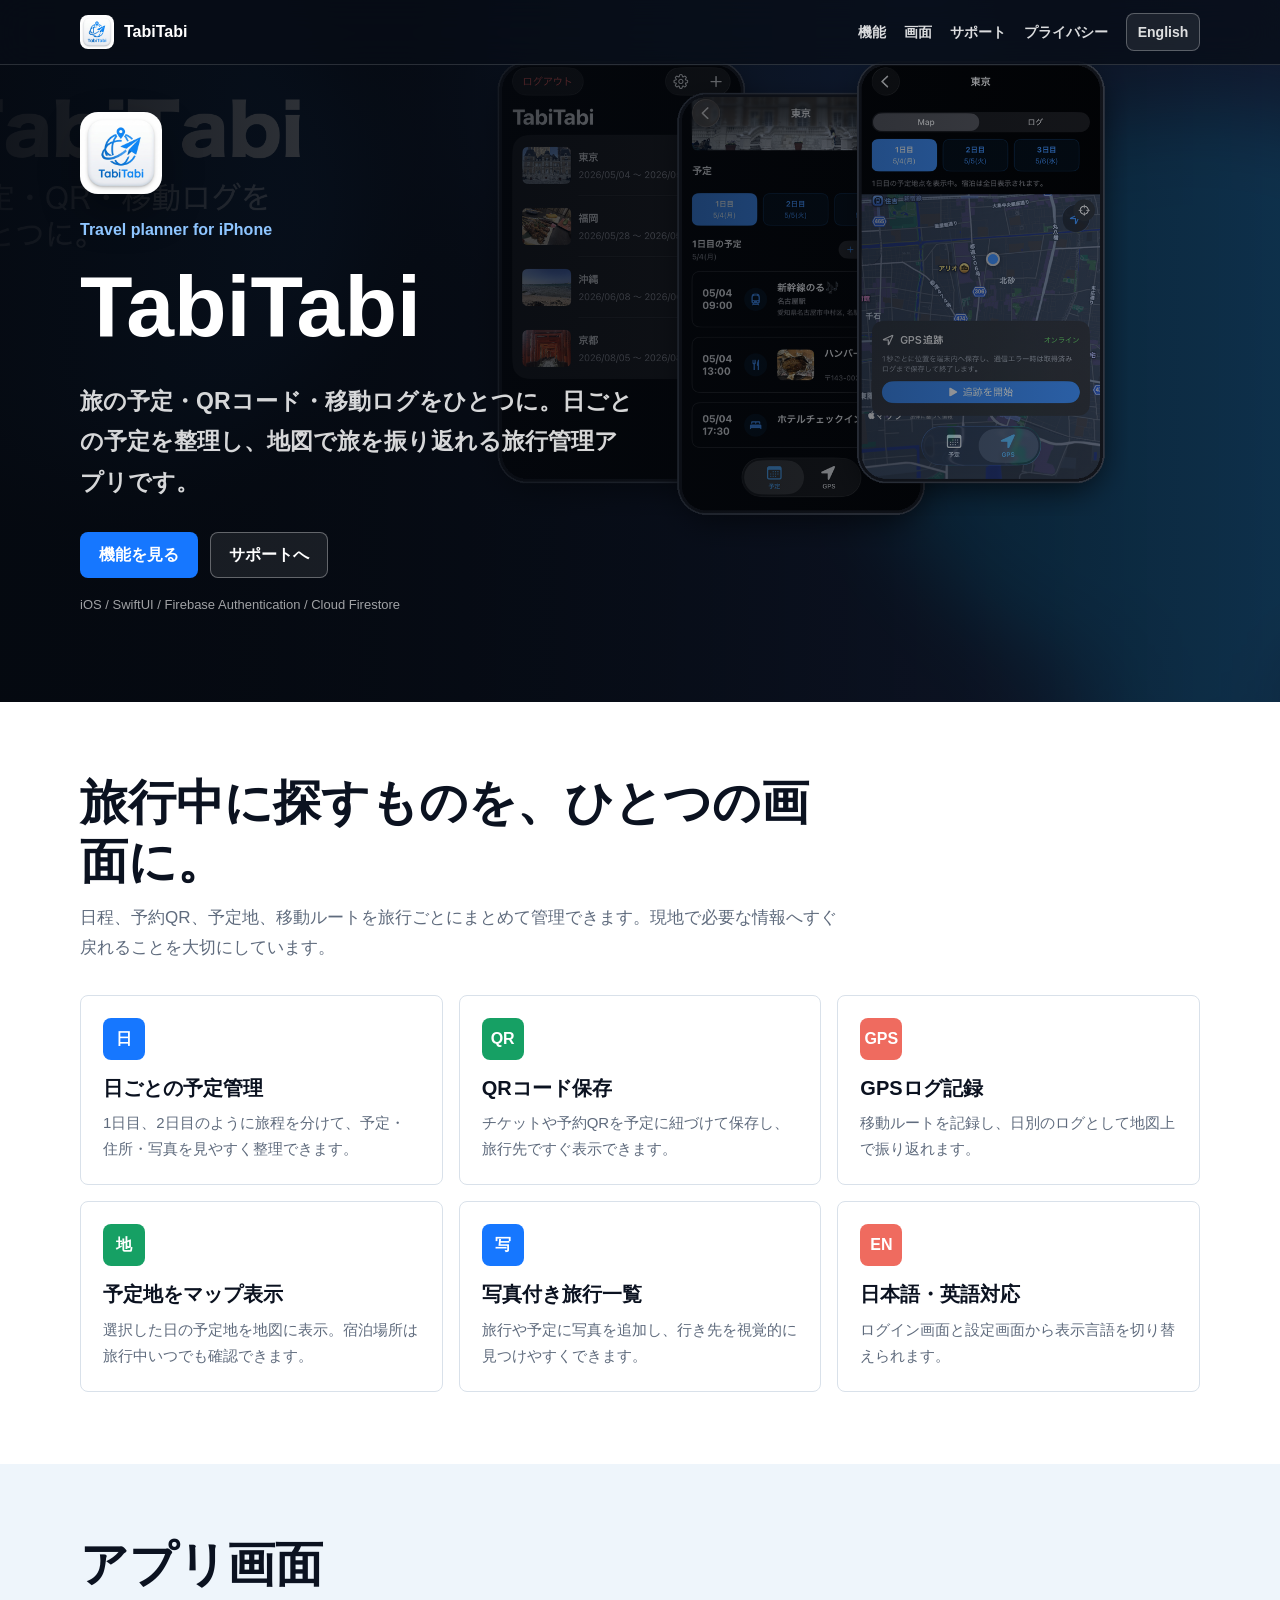
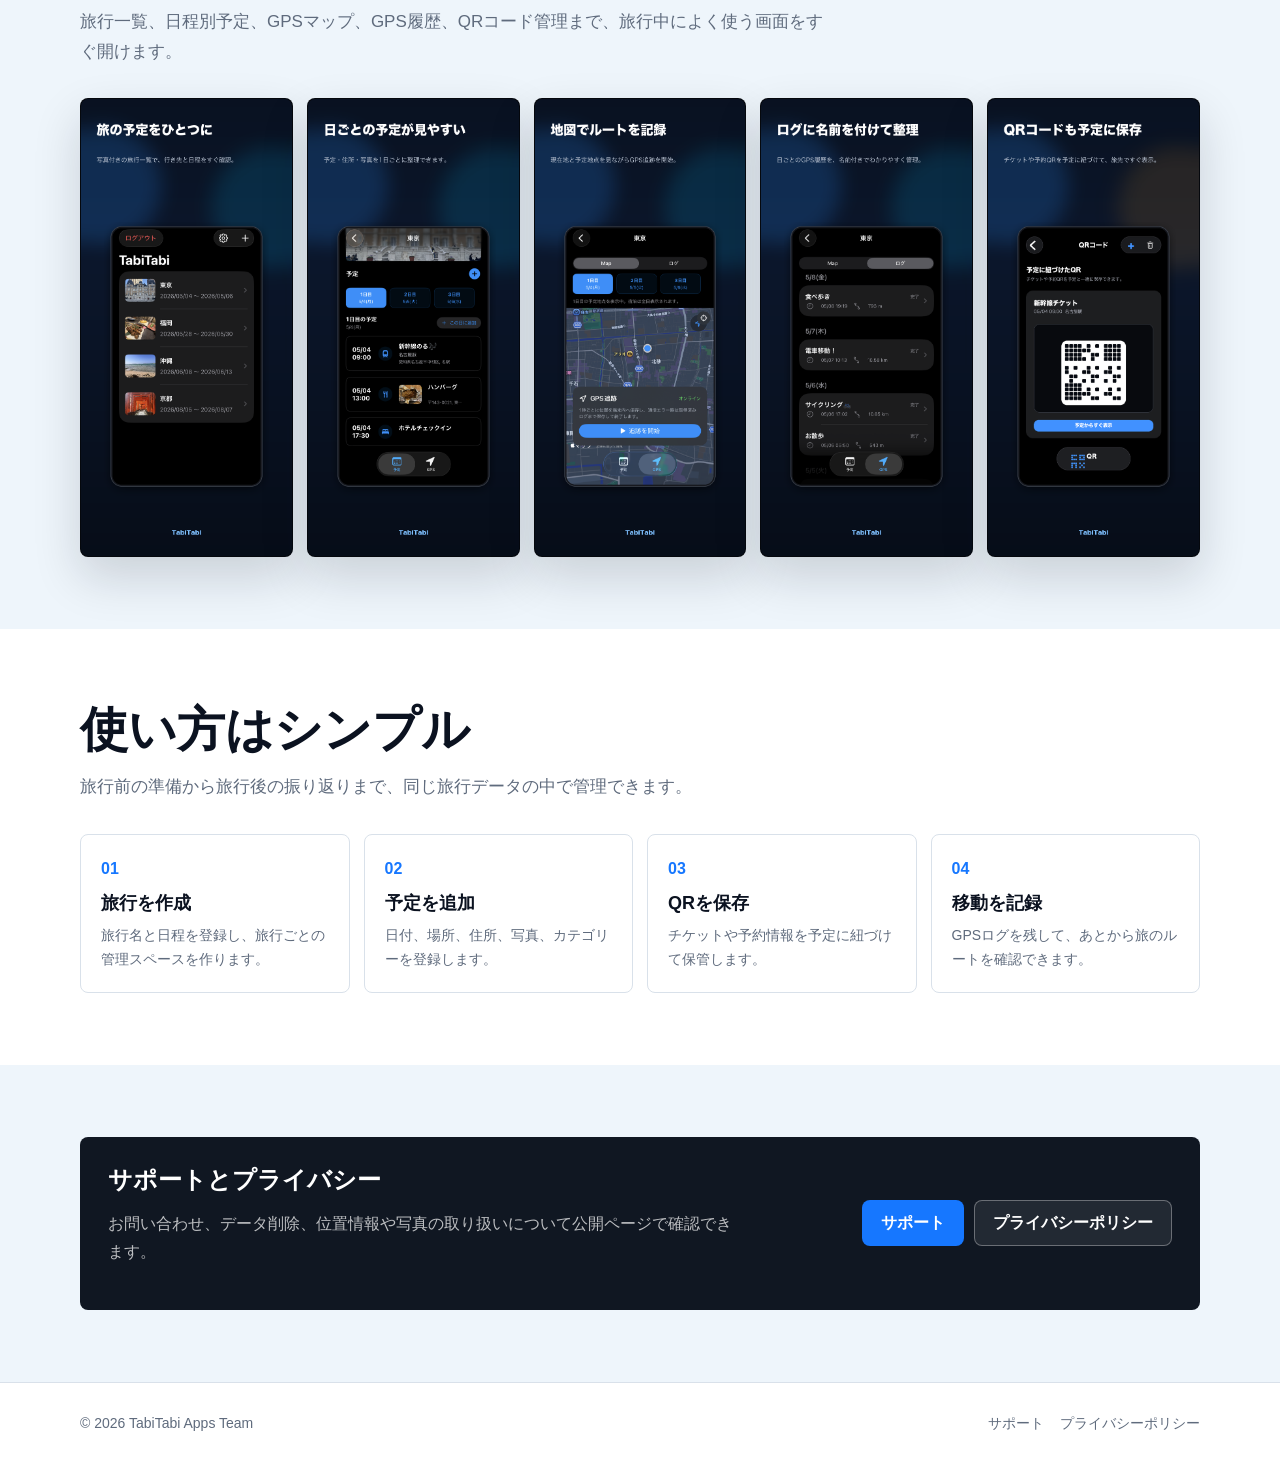
<file: index.html>
<!doctype html>
<html lang="ja">
<head>
  <meta charset="utf-8">
  <meta name="viewport" content="width=device-width, initial-scale=1">
  <meta name="description" content="TabiTabiは、旅行の予定、QRコード、写真、GPS移動ログをまとめて管理できるiOSアプリです。">
  <meta name="robots" content="noindex, nofollow">
  <title>TabiTabi | 旅の予定・QR・移動ログをひとつに</title>
  <link rel="stylesheet" href="./styles.css">
</head>
<body>
  <header class="site-header">
    <nav class="nav" aria-label="メインナビゲーション">
      <a class="brand" href="./index.html">
        <img src="./assets/aicon1.png" alt="TabiTabi">
        <span>TabiTabi</span>
      </a>
      <div class="nav-links">
        <a href="#features">機能</a>
        <a href="#screens">画面</a>
        <a href="./support.html">サポート</a>
        <a href="./privacy-policy.html">プライバシー</a>
        <a class="language-switch" href="./index-en.html" lang="en">English</a>
      </div>
    </nav>
  </header>

  <main>
    <section class="hero">
      <div class="hero-inner">
        <div class="hero-copy">
          <img class="app-icon" src="./assets/aicon1.png" alt="TabiTabiアプリアイコン">
          <p class="eyebrow">Travel planner for iPhone</p>
          <h1>TabiTabi</h1>
          <p class="hero-lead">旅の予定・QRコード・移動ログをひとつに。日ごとの予定を整理し、地図で旅を振り返れる旅行管理アプリです。</p>
          <div class="hero-actions">
            <a class="button primary" href="#features">機能を見る</a>
            <a class="button secondary" href="./support.html">サポートへ</a>
          </div>
          <p class="hero-note">iOS / SwiftUI / Firebase Authentication / Cloud Firestore</p>
        </div>
      </div>
    </section>

    <section id="features" class="section white">
      <div class="section-inner">
        <div class="section-title">
          <h2>旅行中に探すものを、ひとつの画面に。</h2>
          <p>日程、予約QR、予定地、移動ルートを旅行ごとにまとめて管理できます。現地で必要な情報へすぐ戻れることを大切にしています。</p>
        </div>
        <div class="feature-grid">
          <article class="feature">
            <div class="feature-icon">日</div>
            <h3>日ごとの予定管理</h3>
            <p>1日目、2日目のように旅程を分けて、予定・住所・写真を見やすく整理できます。</p>
          </article>
          <article class="feature">
            <div class="feature-icon">QR</div>
            <h3>QRコード保存</h3>
            <p>チケットや予約QRを予定に紐づけて保存し、旅行先ですぐ表示できます。</p>
          </article>
          <article class="feature">
            <div class="feature-icon">GPS</div>
            <h3>GPSログ記録</h3>
            <p>移動ルートを記録し、日別のログとして地図上で振り返れます。</p>
          </article>
          <article class="feature">
            <div class="feature-icon">地</div>
            <h3>予定地をマップ表示</h3>
            <p>選択した日の予定地を地図に表示。宿泊場所は旅行中いつでも確認できます。</p>
          </article>
          <article class="feature">
            <div class="feature-icon">写</div>
            <h3>写真付き旅行一覧</h3>
            <p>旅行や予定に写真を追加し、行き先を視覚的に見つけやすくできます。</p>
          </article>
          <article class="feature">
            <div class="feature-icon">EN</div>
            <h3>日本語・英語対応</h3>
            <p>ログイン画面と設定画面から表示言語を切り替えられます。</p>
          </article>
        </div>
      </div>
    </section>

    <section id="screens" class="section soft">
      <div class="section-inner">
        <div class="section-title">
          <h2>アプリ画面</h2>
          <p>旅行一覧、日程別予定、GPSマップ、GPS履歴、QRコード管理まで、旅行中によく使う画面をすぐ開けます。</p>
        </div>
        <div class="screens" aria-label="TabiTabiのスクリーンショット">
          <figure class="screen"><img src="./assets/01_trip_list.png" alt="旅行一覧画面"></figure>
          <figure class="screen"><img src="./assets/02_schedule.png" alt="日ごとの予定画面"></figure>
          <figure class="screen"><img src="./assets/03_gps_map.png" alt="GPSマップ画面"></figure>
          <figure class="screen"><img src="./assets/05_gps_logs.png" alt="GPS履歴画面"></figure>
          <figure class="screen"><img src="./assets/06_qr.png" alt="QRコード画面"></figure>
        </div>
      </div>
    </section>

    <section class="section white">
      <div class="section-inner">
        <div class="section-title">
          <h2>使い方はシンプル</h2>
          <p>旅行前の準備から旅行後の振り返りまで、同じ旅行データの中で管理できます。</p>
        </div>
        <div class="flow">
          <article class="step">
            <h3>旅行を作成</h3>
            <p>旅行名と日程を登録し、旅行ごとの管理スペースを作ります。</p>
          </article>
          <article class="step">
            <h3>予定を追加</h3>
            <p>日付、場所、住所、写真、カテゴリーを登録します。</p>
          </article>
          <article class="step">
            <h3>QRを保存</h3>
            <p>チケットや予約情報を予定に紐づけて保管します。</p>
          </article>
          <article class="step">
            <h3>移動を記録</h3>
            <p>GPSログを残して、あとから旅のルートを確認できます。</p>
          </article>
        </div>
      </div>
    </section>

    <section class="section soft">
      <div class="section-inner">
        <div class="support-band">
          <div>
            <h2>サポートとプライバシー</h2>
            <p>お問い合わせ、データ削除、位置情報や写真の取り扱いについて公開ページで確認できます。</p>
          </div>
          <div class="support-links">
            <a class="button primary" href="./support.html">サポート</a>
            <a class="button secondary" href="./privacy-policy.html">プライバシーポリシー</a>
          </div>
        </div>
      </div>
    </section>
  </main>

  <footer class="footer">
    <div class="footer-inner">
      <span>© 2026 TabiTabi Apps Team</span>
      <div class="footer-links">
        <a href="./support.html">サポート</a>
        <a href="./privacy-policy.html">プライバシーポリシー</a>
      </div>
    </div>
  </footer>
</body>
</html>
</file>
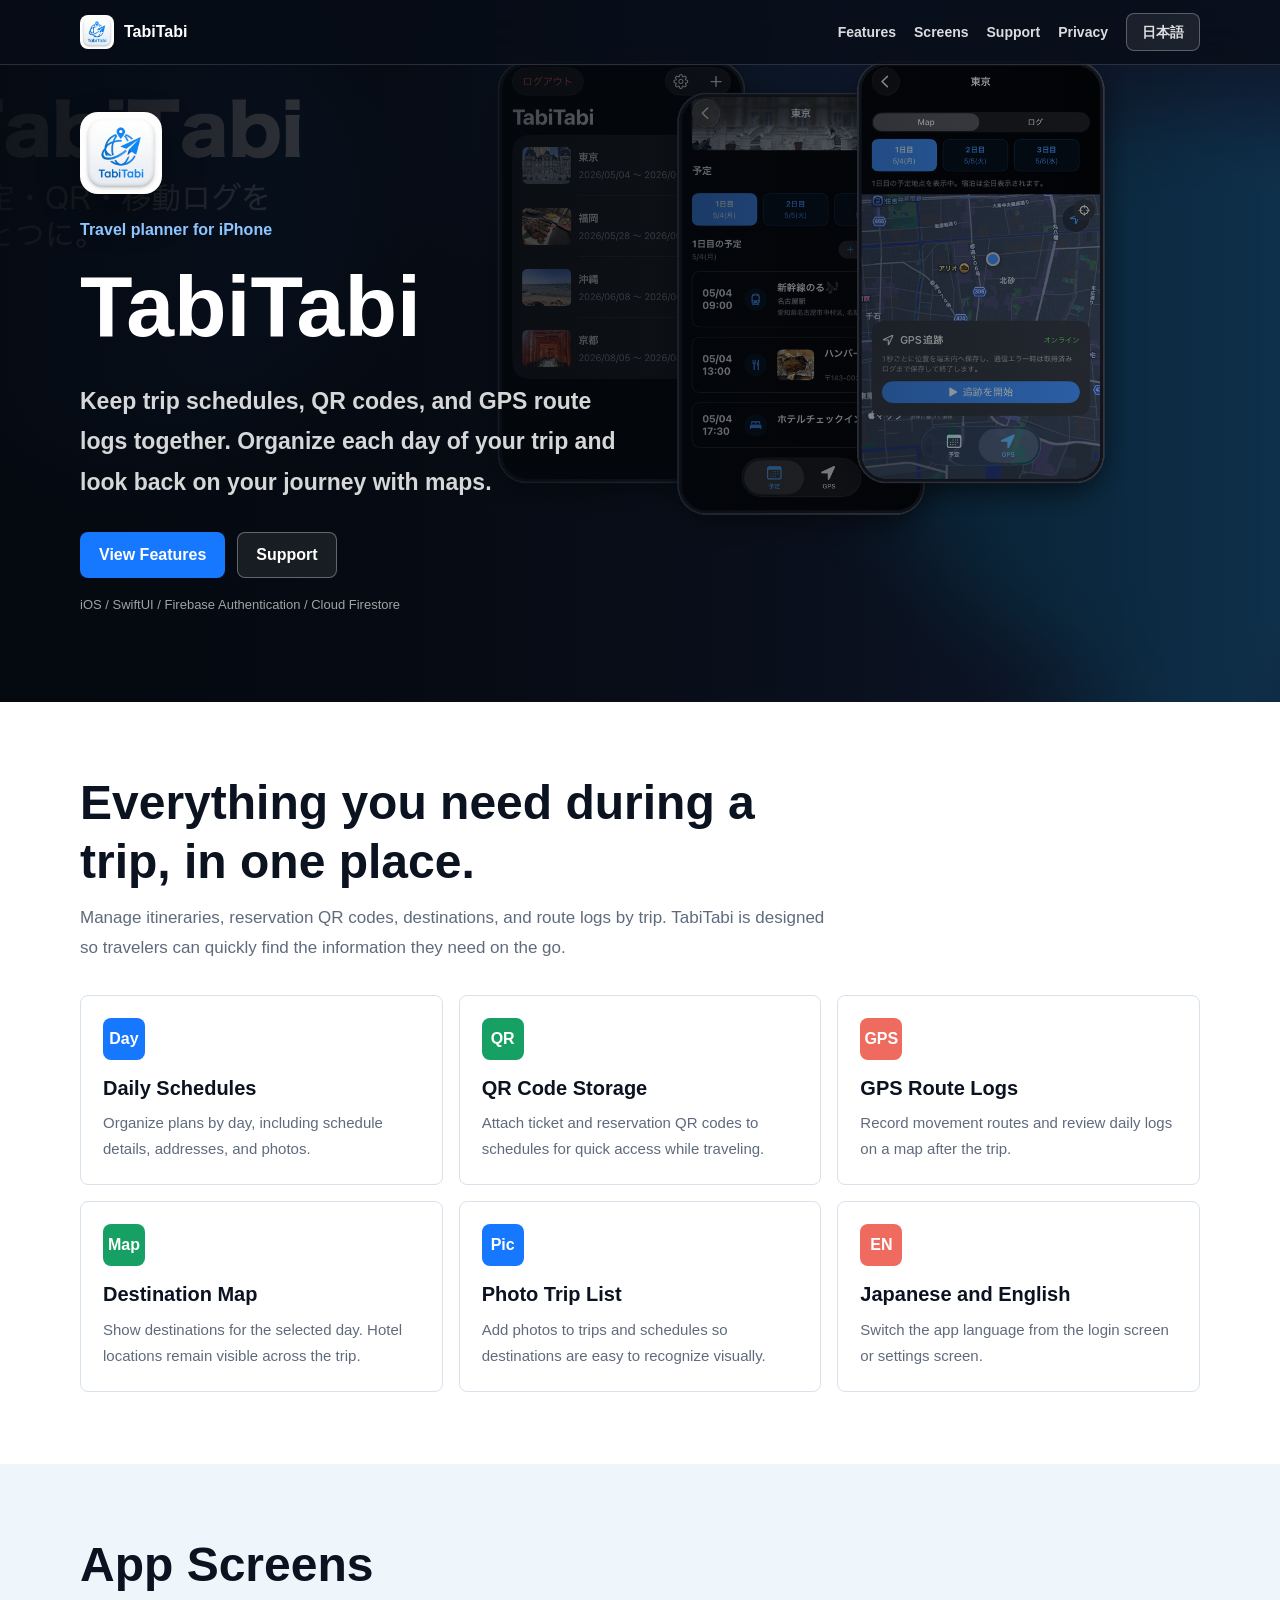
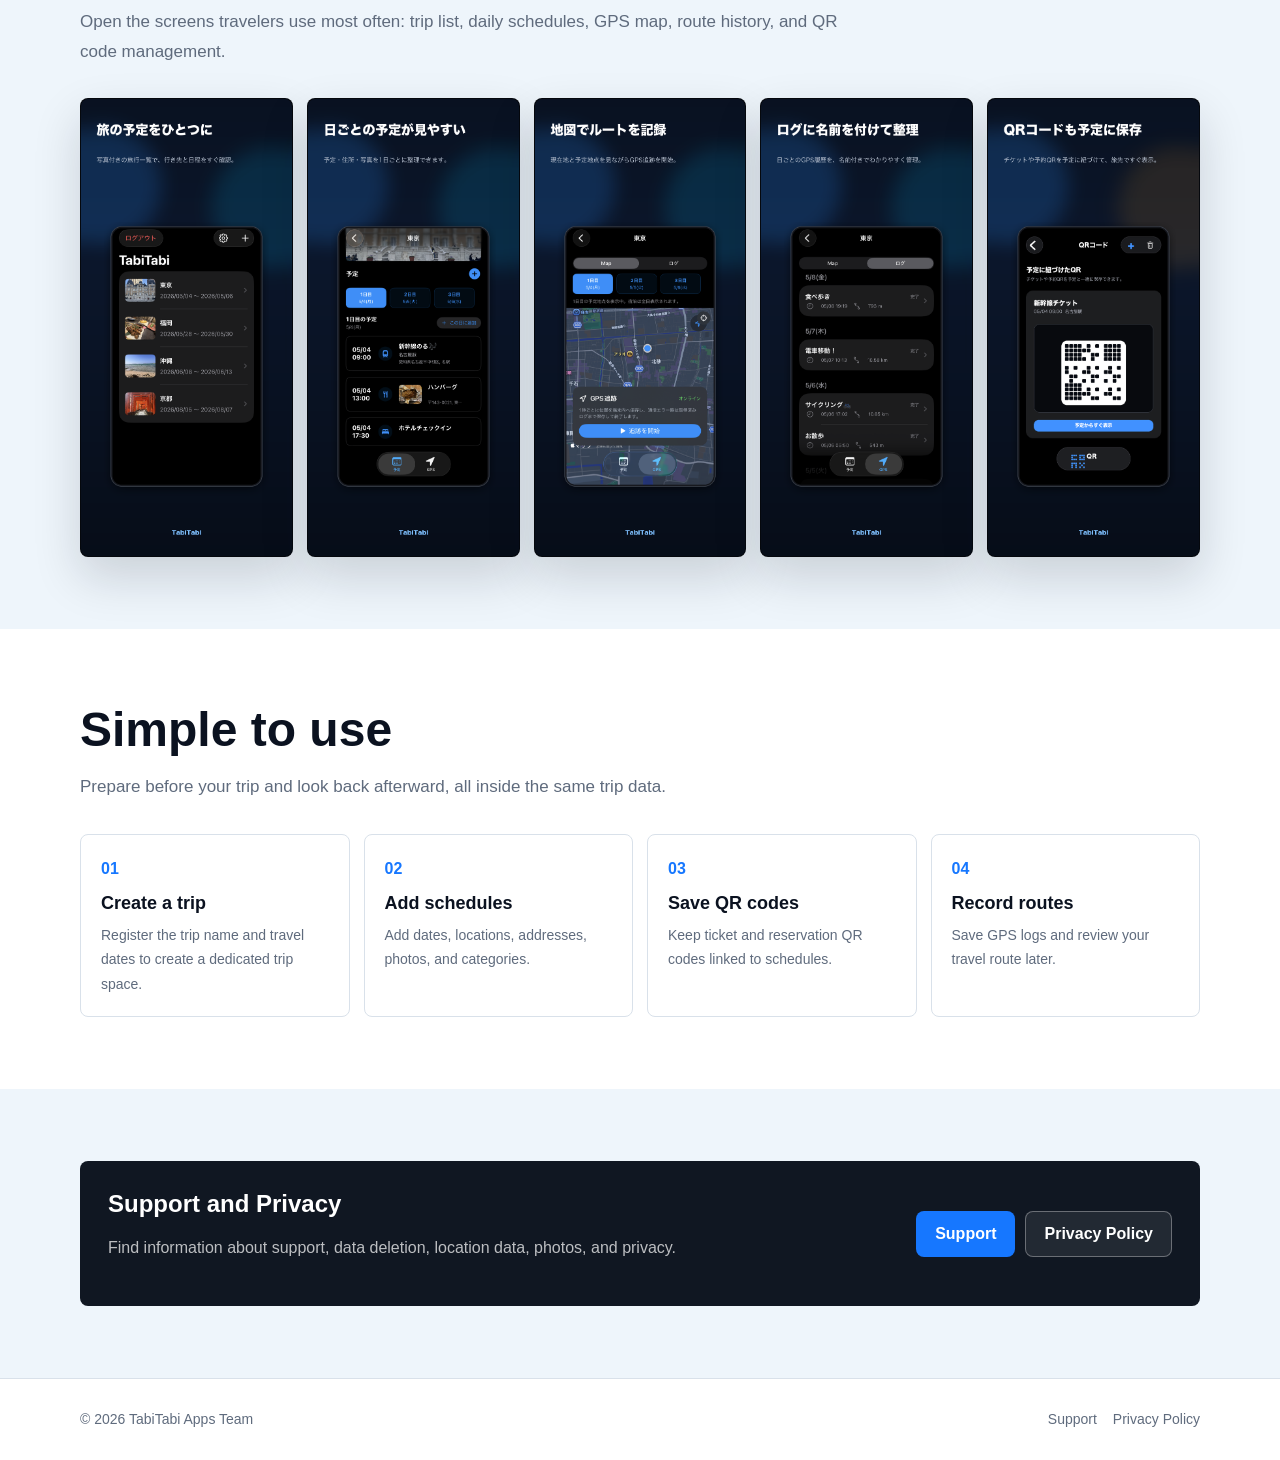
<file: index-en.html>
<!doctype html>
<html lang="en">
<head>
  <meta charset="utf-8">
  <meta name="viewport" content="width=device-width, initial-scale=1">
  <meta name="description" content="TabiTabi is an iOS travel planner that keeps trip schedules, QR codes, photos, and GPS route logs in one place.">
  <meta name="robots" content="noindex, nofollow">
  <title>TabiTabi | Schedules, QR codes, and route logs in one place</title>
  <link rel="stylesheet" href="./styles.css">
</head>
<body>
  <header class="site-header">
    <nav class="nav" aria-label="Main navigation">
      <a class="brand" href="./index-en.html">
        <img src="./assets/aicon1.png" alt="TabiTabi">
        <span>TabiTabi</span>
      </a>
      <div class="nav-links">
        <a href="#features">Features</a>
        <a href="#screens">Screens</a>
        <a href="./support-en.html">Support</a>
        <a href="./privacy-policy-en.html">Privacy</a>
        <a class="language-switch" href="./index.html" lang="ja">日本語</a>
      </div>
    </nav>
  </header>

  <main>
    <section class="hero">
      <div class="hero-inner">
        <div class="hero-copy">
          <img class="app-icon" src="./assets/aicon1.png" alt="TabiTabi app icon">
          <p class="eyebrow">Travel planner for iPhone</p>
          <h1>TabiTabi</h1>
          <p class="hero-lead">Keep trip schedules, QR codes, and GPS route logs together. Organize each day of your trip and look back on your journey with maps.</p>
          <div class="hero-actions">
            <a class="button primary" href="#features">View Features</a>
            <a class="button secondary" href="./support-en.html">Support</a>
          </div>
          <p class="hero-note">iOS / SwiftUI / Firebase Authentication / Cloud Firestore</p>
        </div>
      </div>
    </section>

    <section id="features" class="section white">
      <div class="section-inner">
        <div class="section-title">
          <h2>Everything you need during a trip, in one place.</h2>
          <p>Manage itineraries, reservation QR codes, destinations, and route logs by trip. TabiTabi is designed so travelers can quickly find the information they need on the go.</p>
        </div>
        <div class="feature-grid">
          <article class="feature">
            <div class="feature-icon">Day</div>
            <h3>Daily Schedules</h3>
            <p>Organize plans by day, including schedule details, addresses, and photos.</p>
          </article>
          <article class="feature">
            <div class="feature-icon">QR</div>
            <h3>QR Code Storage</h3>
            <p>Attach ticket and reservation QR codes to schedules for quick access while traveling.</p>
          </article>
          <article class="feature">
            <div class="feature-icon">GPS</div>
            <h3>GPS Route Logs</h3>
            <p>Record movement routes and review daily logs on a map after the trip.</p>
          </article>
          <article class="feature">
            <div class="feature-icon">Map</div>
            <h3>Destination Map</h3>
            <p>Show destinations for the selected day. Hotel locations remain visible across the trip.</p>
          </article>
          <article class="feature">
            <div class="feature-icon">Pic</div>
            <h3>Photo Trip List</h3>
            <p>Add photos to trips and schedules so destinations are easy to recognize visually.</p>
          </article>
          <article class="feature">
            <div class="feature-icon">EN</div>
            <h3>Japanese and English</h3>
            <p>Switch the app language from the login screen or settings screen.</p>
          </article>
        </div>
      </div>
    </section>

    <section id="screens" class="section soft">
      <div class="section-inner">
        <div class="section-title">
          <h2>App Screens</h2>
          <p>Open the screens travelers use most often: trip list, daily schedules, GPS map, route history, and QR code management.</p>
        </div>
        <div class="screens" aria-label="TabiTabi screenshots">
          <figure class="screen"><img src="./assets/01_trip_list.png" alt="Trip list screen"></figure>
          <figure class="screen"><img src="./assets/02_schedule.png" alt="Daily schedule screen"></figure>
          <figure class="screen"><img src="./assets/03_gps_map.png" alt="GPS map screen"></figure>
          <figure class="screen"><img src="./assets/05_gps_logs.png" alt="GPS log history screen"></figure>
          <figure class="screen"><img src="./assets/06_qr.png" alt="QR code screen"></figure>
        </div>
      </div>
    </section>

    <section class="section white">
      <div class="section-inner">
        <div class="section-title">
          <h2>Simple to use</h2>
          <p>Prepare before your trip and look back afterward, all inside the same trip data.</p>
        </div>
        <div class="flow">
          <article class="step">
            <h3>Create a trip</h3>
            <p>Register the trip name and travel dates to create a dedicated trip space.</p>
          </article>
          <article class="step">
            <h3>Add schedules</h3>
            <p>Add dates, locations, addresses, photos, and categories.</p>
          </article>
          <article class="step">
            <h3>Save QR codes</h3>
            <p>Keep ticket and reservation QR codes linked to schedules.</p>
          </article>
          <article class="step">
            <h3>Record routes</h3>
            <p>Save GPS logs and review your travel route later.</p>
          </article>
        </div>
      </div>
    </section>

    <section class="section soft">
      <div class="section-inner">
        <div class="support-band">
          <div>
            <h2>Support and Privacy</h2>
            <p>Find information about support, data deletion, location data, photos, and privacy.</p>
          </div>
          <div class="support-links">
            <a class="button primary" href="./support-en.html">Support</a>
            <a class="button secondary" href="./privacy-policy-en.html">Privacy Policy</a>
          </div>
        </div>
      </div>
    </section>
  </main>

  <footer class="footer">
    <div class="footer-inner">
      <span>© 2026 TabiTabi Apps Team</span>
      <div class="footer-links">
        <a href="./support-en.html">Support</a>
        <a href="./privacy-policy-en.html">Privacy Policy</a>
      </div>
    </div>
  </footer>
</body>
</html>
</file>
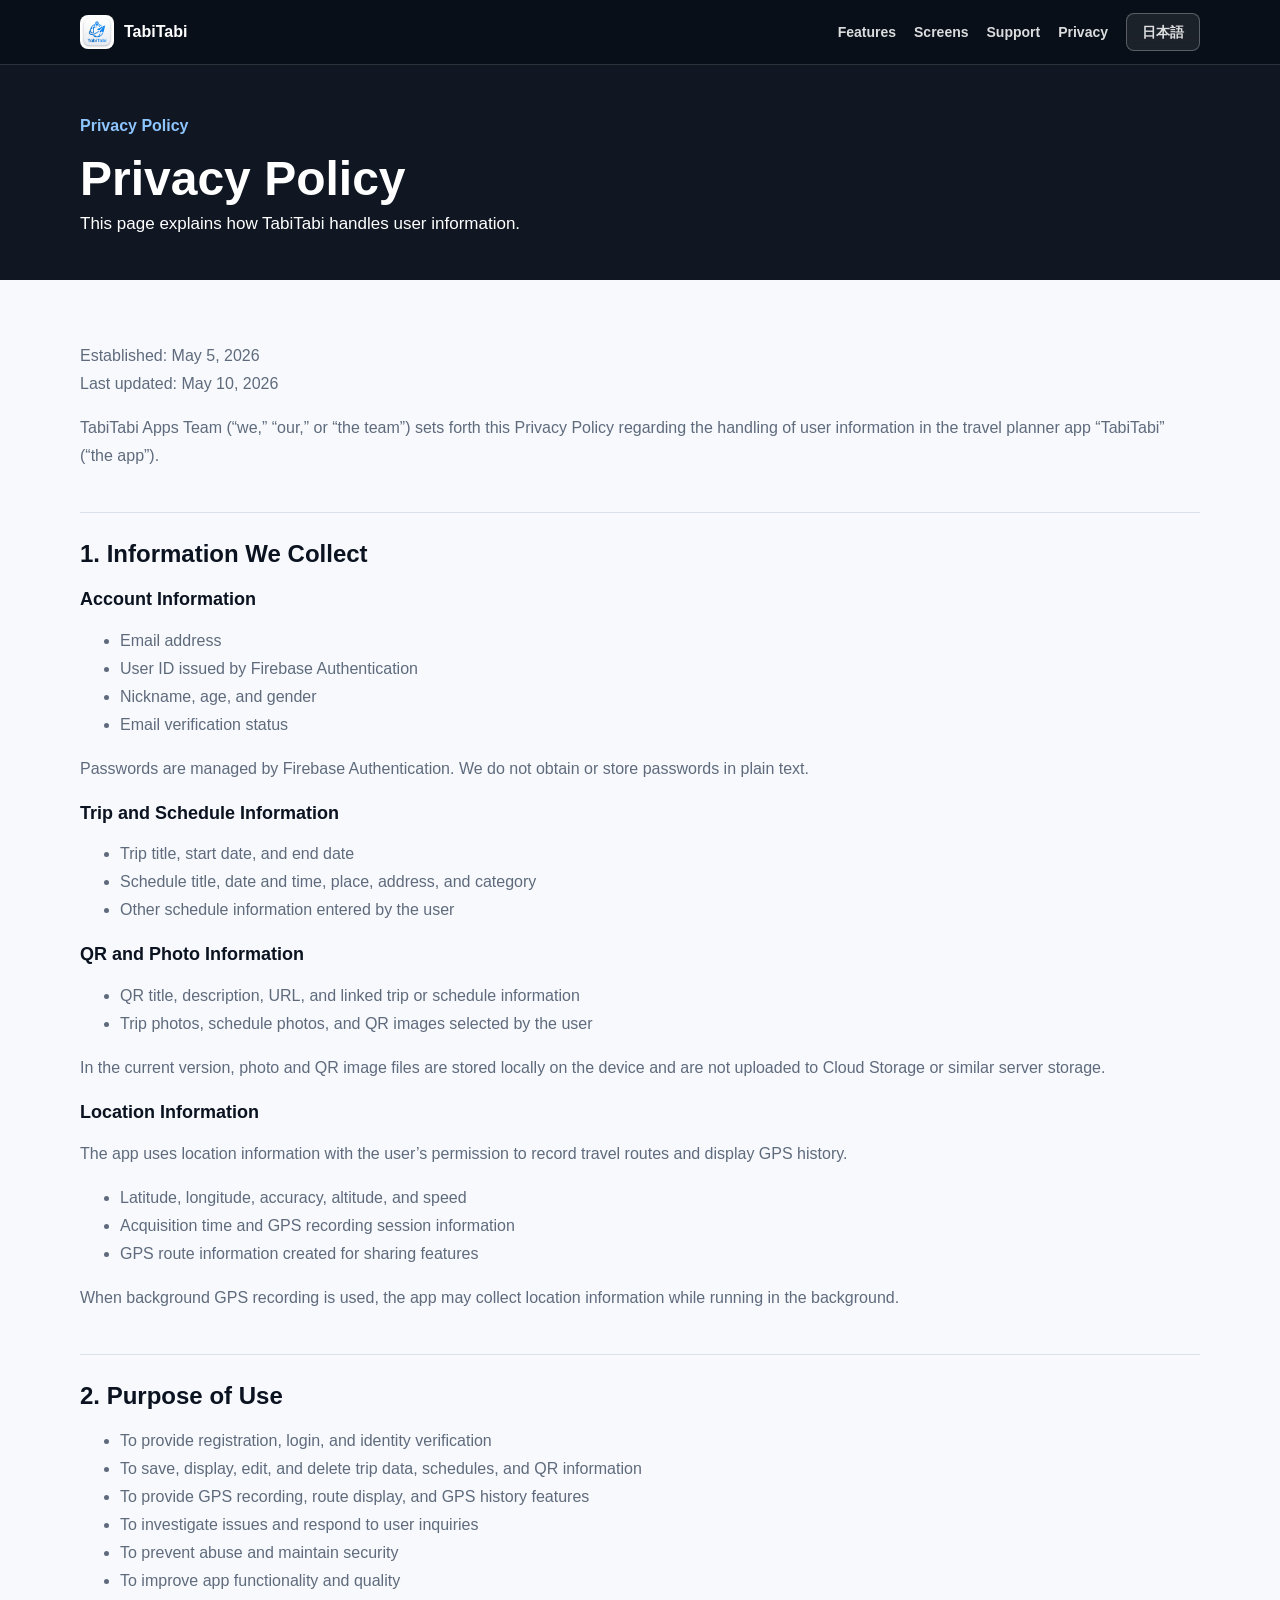
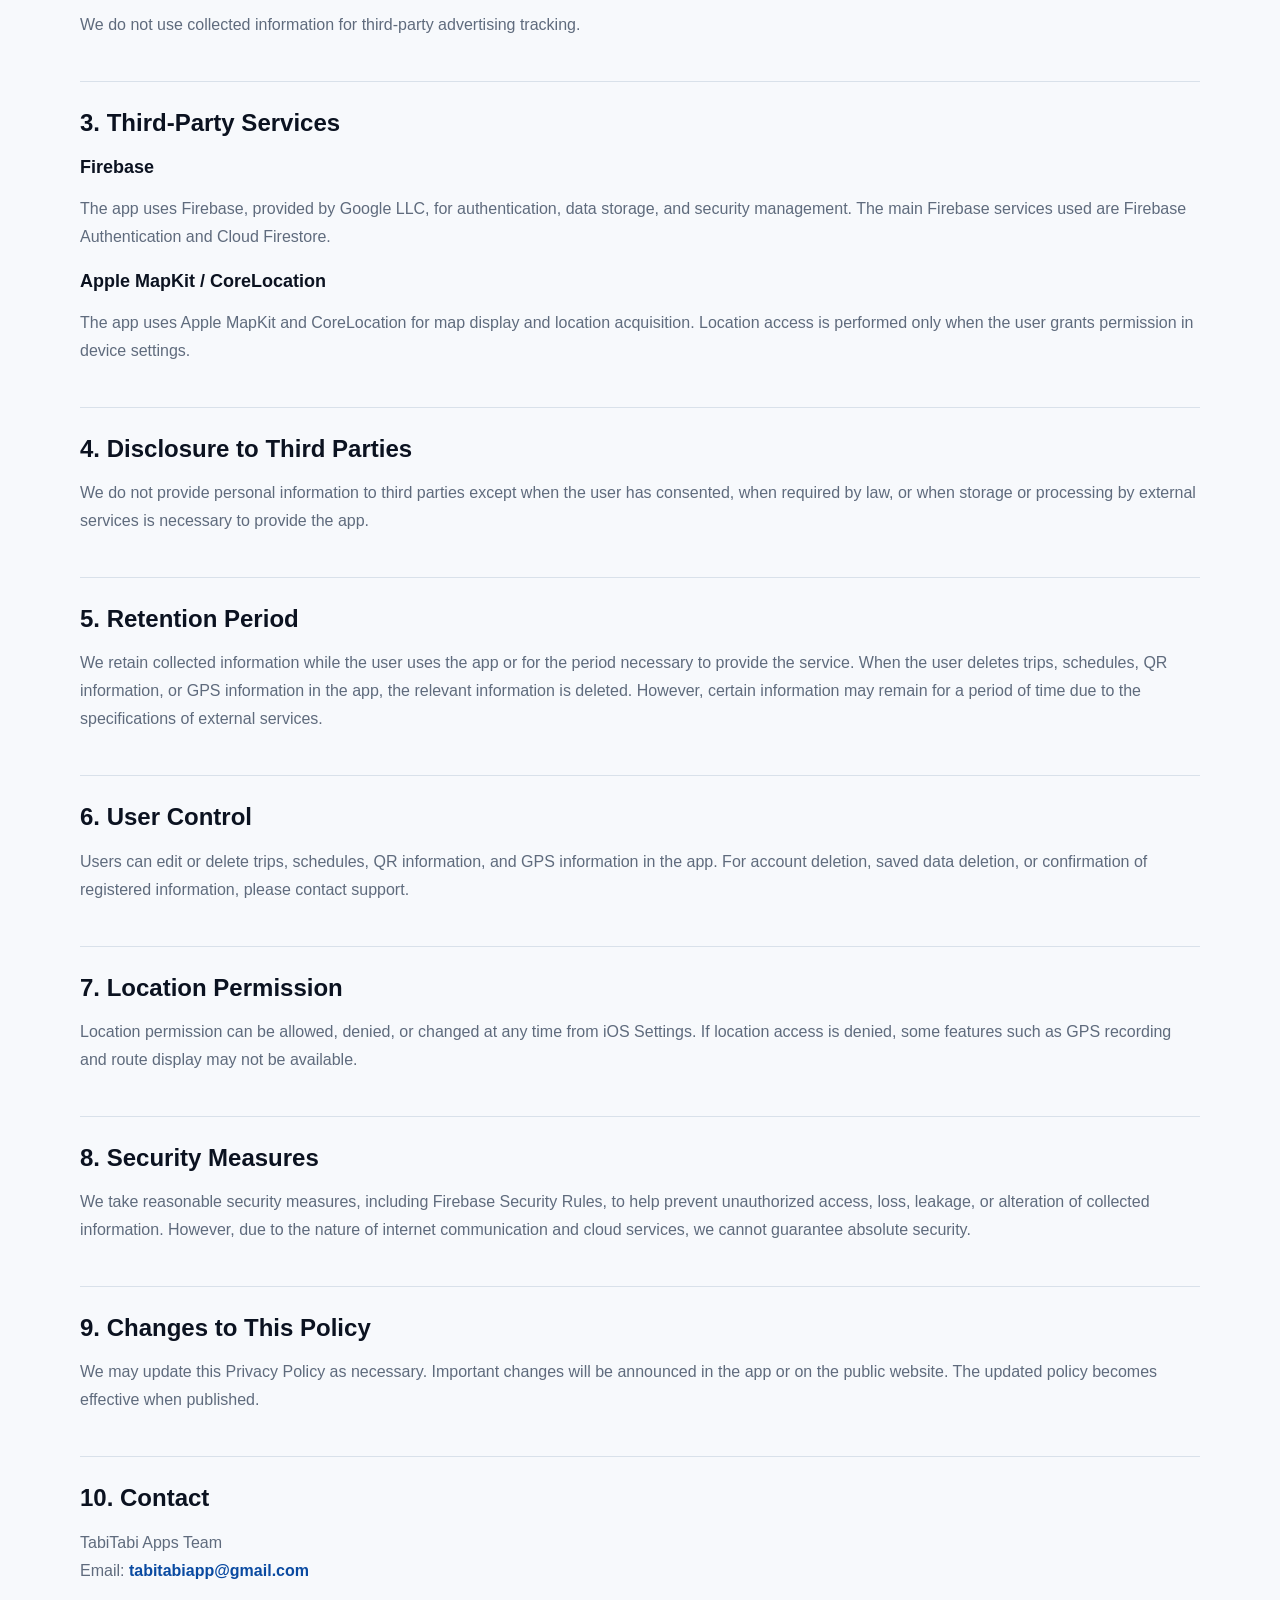
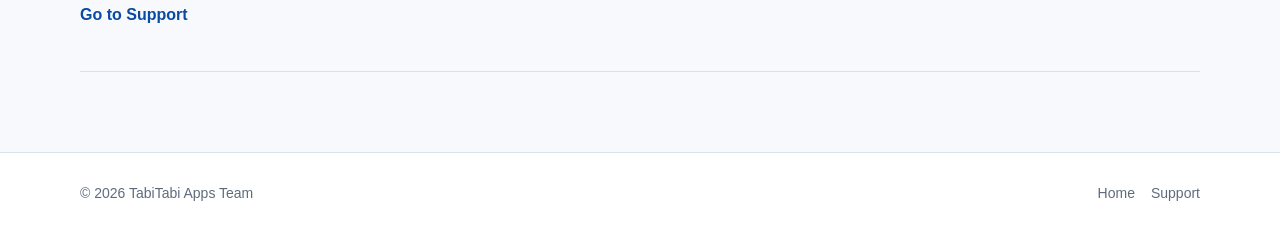
<file: privacy-policy-en.html>
<!doctype html>
<html lang="en">
<head>
  <meta charset="utf-8">
  <meta name="viewport" content="width=device-width, initial-scale=1">
  <meta name="description" content="TabiTabi privacy policy. Learn how account data, trip data, QR information, photos, and location data are handled.">
  <meta name="robots" content="noindex, nofollow">
  <title>TabiTabi Privacy Policy</title>
  <link rel="stylesheet" href="./styles.css">
</head>
<body>
  <header class="site-header">
    <nav class="nav" aria-label="Main navigation">
      <a class="brand" href="./index-en.html">
        <img src="./assets/aicon1.png" alt="TabiTabi">
        <span>TabiTabi</span>
      </a>
      <div class="nav-links">
        <a href="./index-en.html#features">Features</a>
        <a href="./index-en.html#screens">Screens</a>
        <a href="./support-en.html">Support</a>
        <a href="./privacy-policy-en.html">Privacy</a>
        <a class="language-switch" href="./privacy-policy.html" lang="ja">日本語</a>
      </div>
    </nav>
  </header>

  <section class="page-hero">
    <div class="page-main">
      <p class="eyebrow">Privacy Policy</p>
      <h1>Privacy Policy</h1>
      <p class="page-lead">This page explains how TabiTabi handles user information.</p>
    </div>
  </section>

  <main class="page-main">
    <section class="content-section">
      <p>Established: May 5, 2026<br>Last updated: May 10, 2026</p>
      <p>TabiTabi Apps Team (“we,” “our,” or “the team”) sets forth this Privacy Policy regarding the handling of user information in the travel planner app “TabiTabi” (“the app”).</p>
    </section>

    <section class="content-section">
      <h2>1. Information We Collect</h2>
      <h3>Account Information</h3>
      <ul>
        <li>Email address</li>
        <li>User ID issued by Firebase Authentication</li>
        <li>Nickname, age, and gender</li>
        <li>Email verification status</li>
      </ul>
      <p>Passwords are managed by Firebase Authentication. We do not obtain or store passwords in plain text.</p>

      <h3>Trip and Schedule Information</h3>
      <ul>
        <li>Trip title, start date, and end date</li>
        <li>Schedule title, date and time, place, address, and category</li>
        <li>Other schedule information entered by the user</li>
      </ul>

      <h3>QR and Photo Information</h3>
      <ul>
        <li>QR title, description, URL, and linked trip or schedule information</li>
        <li>Trip photos, schedule photos, and QR images selected by the user</li>
      </ul>
      <p>In the current version, photo and QR image files are stored locally on the device and are not uploaded to Cloud Storage or similar server storage.</p>

      <h3>Location Information</h3>
      <p>The app uses location information with the user’s permission to record travel routes and display GPS history.</p>
      <ul>
        <li>Latitude, longitude, accuracy, altitude, and speed</li>
        <li>Acquisition time and GPS recording session information</li>
        <li>GPS route information created for sharing features</li>
      </ul>
      <p>When background GPS recording is used, the app may collect location information while running in the background.</p>
    </section>

    <section class="content-section">
      <h2>2. Purpose of Use</h2>
      <ul>
        <li>To provide registration, login, and identity verification</li>
        <li>To save, display, edit, and delete trip data, schedules, and QR information</li>
        <li>To provide GPS recording, route display, and GPS history features</li>
        <li>To investigate issues and respond to user inquiries</li>
        <li>To prevent abuse and maintain security</li>
        <li>To improve app functionality and quality</li>
      </ul>
      <p>We do not use collected information for third-party advertising tracking.</p>
    </section>

    <section class="content-section">
      <h2>3. Third-Party Services</h2>
      <h3>Firebase</h3>
      <p>The app uses Firebase, provided by Google LLC, for authentication, data storage, and security management. The main Firebase services used are Firebase Authentication and Cloud Firestore.</p>

      <h3>Apple MapKit / CoreLocation</h3>
      <p>The app uses Apple MapKit and CoreLocation for map display and location acquisition. Location access is performed only when the user grants permission in device settings.</p>
    </section>

    <section class="content-section">
      <h2>4. Disclosure to Third Parties</h2>
      <p>We do not provide personal information to third parties except when the user has consented, when required by law, or when storage or processing by external services is necessary to provide the app.</p>
    </section>

    <section class="content-section">
      <h2>5. Retention Period</h2>
      <p>We retain collected information while the user uses the app or for the period necessary to provide the service. When the user deletes trips, schedules, QR information, or GPS information in the app, the relevant information is deleted. However, certain information may remain for a period of time due to the specifications of external services.</p>
    </section>

    <section class="content-section">
      <h2>6. User Control</h2>
      <p>Users can edit or delete trips, schedules, QR information, and GPS information in the app. For account deletion, saved data deletion, or confirmation of registered information, please contact support.</p>
    </section>

    <section class="content-section">
      <h2>7. Location Permission</h2>
      <p>Location permission can be allowed, denied, or changed at any time from iOS Settings. If location access is denied, some features such as GPS recording and route display may not be available.</p>
    </section>

    <section class="content-section">
      <h2>8. Security Measures</h2>
      <p>We take reasonable security measures, including Firebase Security Rules, to help prevent unauthorized access, loss, leakage, or alteration of collected information. However, due to the nature of internet communication and cloud services, we cannot guarantee absolute security.</p>
    </section>

    <section class="content-section">
      <h2>9. Changes to This Policy</h2>
      <p>We may update this Privacy Policy as necessary. Important changes will be announced in the app or on the public website. The updated policy becomes effective when published.</p>
    </section>

    <section class="content-section">
      <h2>10. Contact</h2>
      <p>TabiTabi Apps Team<br>Email: <a class="inline-link" href="mailto:tabitabiapp@gmail.com">tabitabiapp@gmail.com</a></p>
      <p><a class="inline-link" href="./support-en.html">Go to Support</a></p>
    </section>
  </main>

  <footer class="footer">
    <div class="footer-inner">
      <span>© 2026 TabiTabi Apps Team</span>
      <div class="footer-links">
        <a href="./index-en.html">Home</a>
        <a href="./support-en.html">Support</a>
      </div>
    </div>
  </footer>
</body>
</html>
</file>
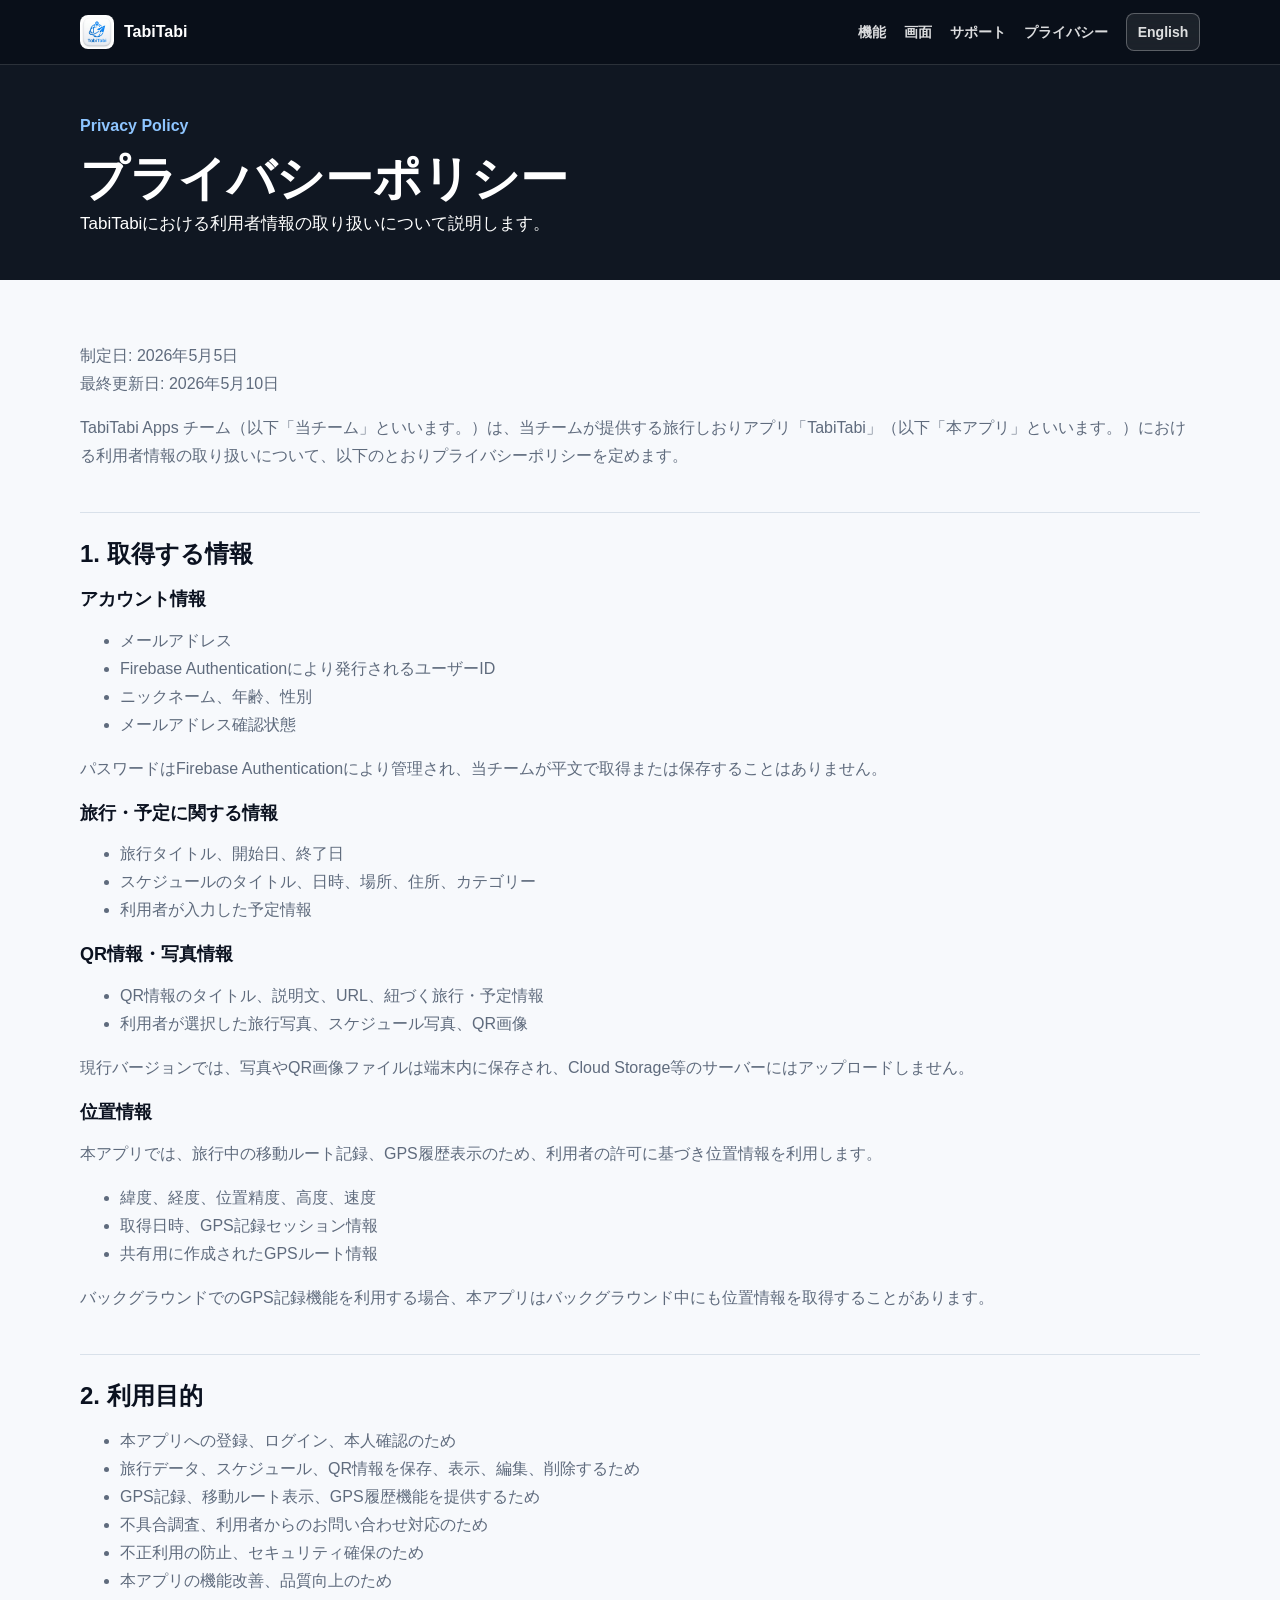
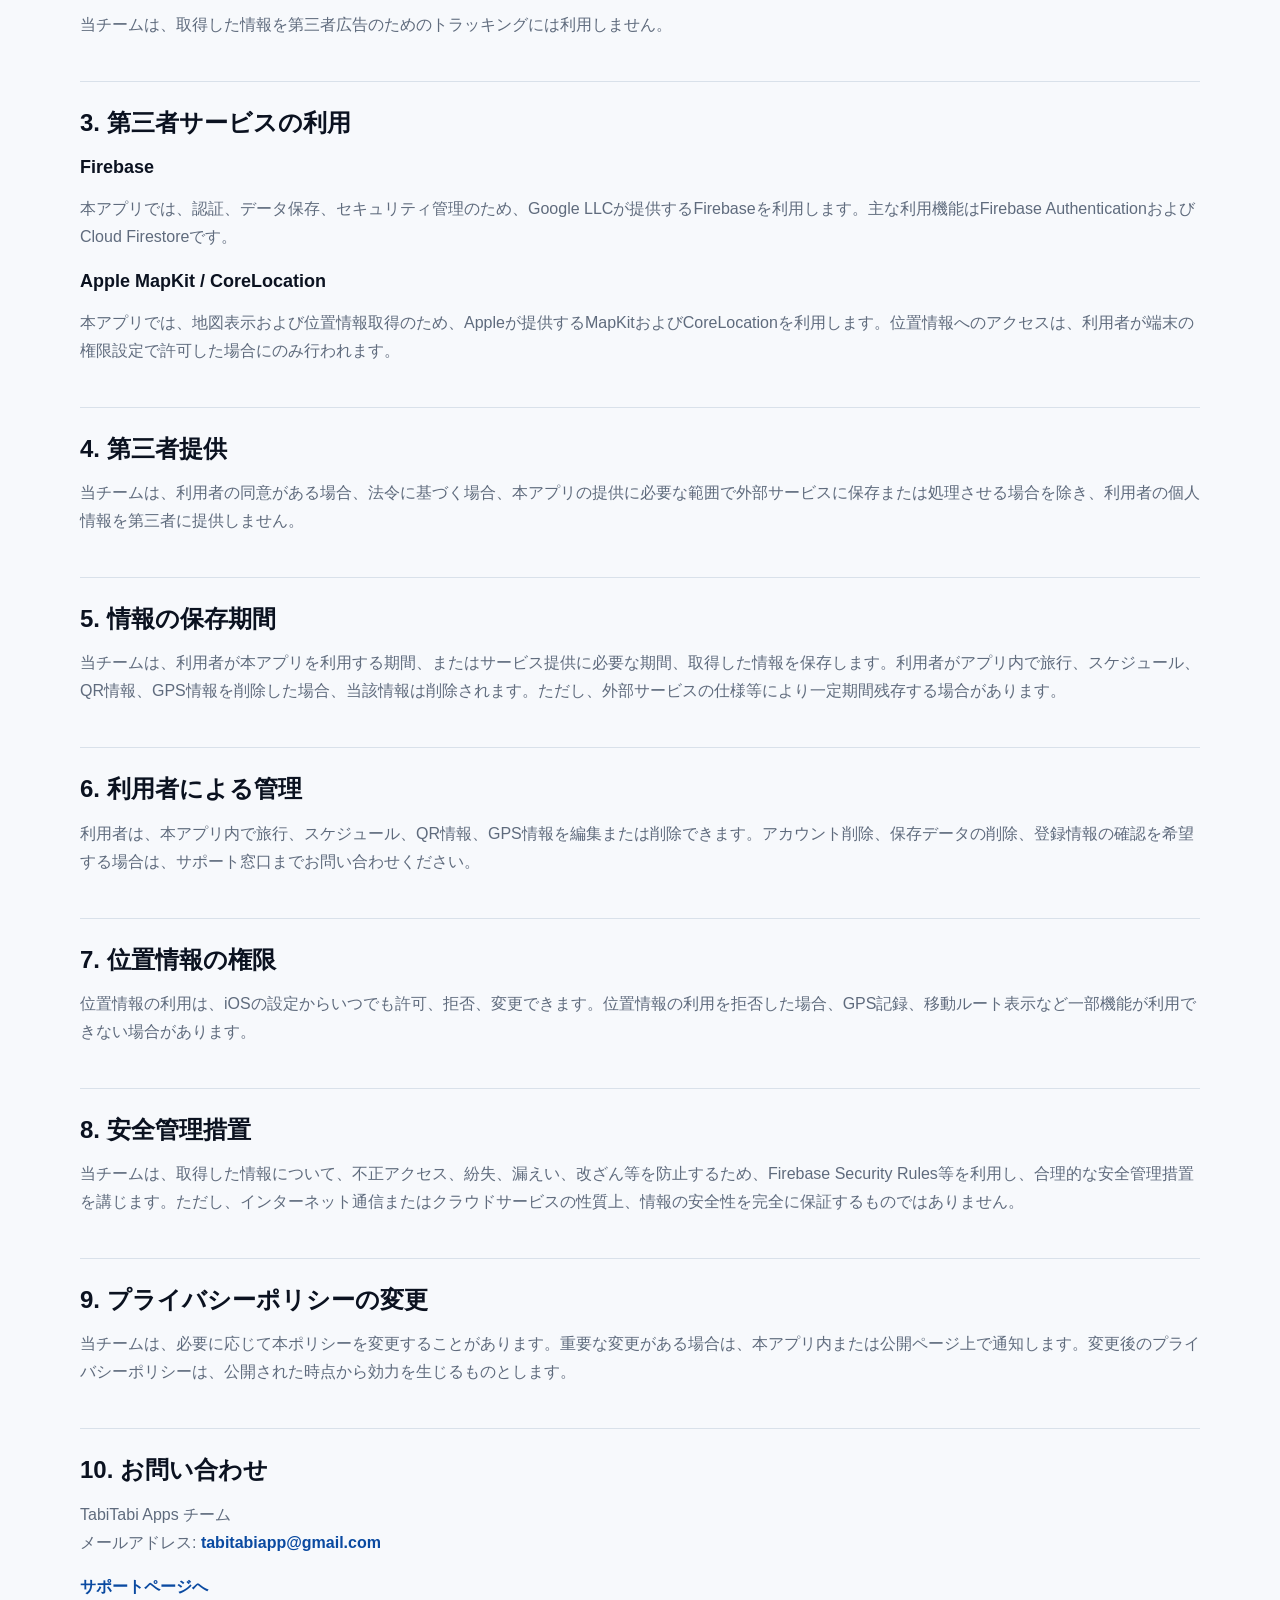
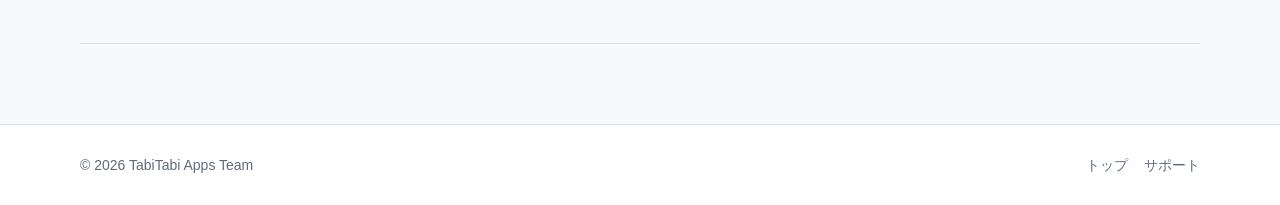
<file: privacy-policy.html>
<!doctype html>
<html lang="ja">
<head>
  <meta charset="utf-8">
  <meta name="viewport" content="width=device-width, initial-scale=1">
  <meta name="description" content="TabiTabiのプライバシーポリシーです。取得する情報、利用目的、第三者サービス、位置情報の扱いについて説明します。">
  <meta name="robots" content="noindex, nofollow">
  <title>TabiTabi プライバシーポリシー</title>
  <link rel="stylesheet" href="./styles.css">
</head>
<body>
  <header class="site-header">
    <nav class="nav" aria-label="メインナビゲーション">
      <a class="brand" href="./index.html">
        <img src="./assets/aicon1.png" alt="TabiTabi">
        <span>TabiTabi</span>
      </a>
      <div class="nav-links">
        <a href="./index.html#features">機能</a>
        <a href="./index.html#screens">画面</a>
        <a href="./support.html">サポート</a>
        <a href="./privacy-policy.html">プライバシー</a>
        <a class="language-switch" href="./privacy-policy-en.html" lang="en">English</a>
      </div>
    </nav>
  </header>

  <section class="page-hero">
    <div class="page-main">
      <p class="eyebrow">Privacy Policy</p>
      <h1>プライバシーポリシー</h1>
      <p class="page-lead">TabiTabiにおける利用者情報の取り扱いについて説明します。</p>
    </div>
  </section>

  <main class="page-main">
    <section class="content-section">
      <p>制定日: 2026年5月5日<br>最終更新日: 2026年5月10日</p>
      <p>TabiTabi Apps チーム（以下「当チーム」といいます。）は、当チームが提供する旅行しおりアプリ「TabiTabi」（以下「本アプリ」といいます。）における利用者情報の取り扱いについて、以下のとおりプライバシーポリシーを定めます。</p>
    </section>

    <section class="content-section">
      <h2>1. 取得する情報</h2>
      <h3>アカウント情報</h3>
      <ul>
        <li>メールアドレス</li>
        <li>Firebase Authenticationにより発行されるユーザーID</li>
        <li>ニックネーム、年齢、性別</li>
        <li>メールアドレス確認状態</li>
      </ul>
      <p>パスワードはFirebase Authenticationにより管理され、当チームが平文で取得または保存することはありません。</p>

      <h3>旅行・予定に関する情報</h3>
      <ul>
        <li>旅行タイトル、開始日、終了日</li>
        <li>スケジュールのタイトル、日時、場所、住所、カテゴリー</li>
        <li>利用者が入力した予定情報</li>
      </ul>

      <h3>QR情報・写真情報</h3>
      <ul>
        <li>QR情報のタイトル、説明文、URL、紐づく旅行・予定情報</li>
        <li>利用者が選択した旅行写真、スケジュール写真、QR画像</li>
      </ul>
      <p>現行バージョンでは、写真やQR画像ファイルは端末内に保存され、Cloud Storage等のサーバーにはアップロードしません。</p>

      <h3>位置情報</h3>
      <p>本アプリでは、旅行中の移動ルート記録、GPS履歴表示のため、利用者の許可に基づき位置情報を利用します。</p>
      <ul>
        <li>緯度、経度、位置精度、高度、速度</li>
        <li>取得日時、GPS記録セッション情報</li>
        <li>共有用に作成されたGPSルート情報</li>
      </ul>
      <p>バックグラウンドでのGPS記録機能を利用する場合、本アプリはバックグラウンド中にも位置情報を取得することがあります。</p>
    </section>

    <section class="content-section">
      <h2>2. 利用目的</h2>
      <ul>
        <li>本アプリへの登録、ログイン、本人確認のため</li>
        <li>旅行データ、スケジュール、QR情報を保存、表示、編集、削除するため</li>
        <li>GPS記録、移動ルート表示、GPS履歴機能を提供するため</li>
        <li>不具合調査、利用者からのお問い合わせ対応のため</li>
        <li>不正利用の防止、セキュリティ確保のため</li>
        <li>本アプリの機能改善、品質向上のため</li>
      </ul>
      <p>当チームは、取得した情報を第三者広告のためのトラッキングには利用しません。</p>
    </section>

    <section class="content-section">
      <h2>3. 第三者サービスの利用</h2>
      <h3>Firebase</h3>
      <p>本アプリでは、認証、データ保存、セキュリティ管理のため、Google LLCが提供するFirebaseを利用します。主な利用機能はFirebase AuthenticationおよびCloud Firestoreです。</p>

      <h3>Apple MapKit / CoreLocation</h3>
      <p>本アプリでは、地図表示および位置情報取得のため、Appleが提供するMapKitおよびCoreLocationを利用します。位置情報へのアクセスは、利用者が端末の権限設定で許可した場合にのみ行われます。</p>
    </section>

    <section class="content-section">
      <h2>4. 第三者提供</h2>
      <p>当チームは、利用者の同意がある場合、法令に基づく場合、本アプリの提供に必要な範囲で外部サービスに保存または処理させる場合を除き、利用者の個人情報を第三者に提供しません。</p>
    </section>

    <section class="content-section">
      <h2>5. 情報の保存期間</h2>
      <p>当チームは、利用者が本アプリを利用する期間、またはサービス提供に必要な期間、取得した情報を保存します。利用者がアプリ内で旅行、スケジュール、QR情報、GPS情報を削除した場合、当該情報は削除されます。ただし、外部サービスの仕様等により一定期間残存する場合があります。</p>
    </section>

    <section class="content-section">
      <h2>6. 利用者による管理</h2>
      <p>利用者は、本アプリ内で旅行、スケジュール、QR情報、GPS情報を編集または削除できます。アカウント削除、保存データの削除、登録情報の確認を希望する場合は、サポート窓口までお問い合わせください。</p>
    </section>

    <section class="content-section">
      <h2>7. 位置情報の権限</h2>
      <p>位置情報の利用は、iOSの設定からいつでも許可、拒否、変更できます。位置情報の利用を拒否した場合、GPS記録、移動ルート表示など一部機能が利用できない場合があります。</p>
    </section>

    <section class="content-section">
      <h2>8. 安全管理措置</h2>
      <p>当チームは、取得した情報について、不正アクセス、紛失、漏えい、改ざん等を防止するため、Firebase Security Rules等を利用し、合理的な安全管理措置を講じます。ただし、インターネット通信またはクラウドサービスの性質上、情報の安全性を完全に保証するものではありません。</p>
    </section>

    <section class="content-section">
      <h2>9. プライバシーポリシーの変更</h2>
      <p>当チームは、必要に応じて本ポリシーを変更することがあります。重要な変更がある場合は、本アプリ内または公開ページ上で通知します。変更後のプライバシーポリシーは、公開された時点から効力を生じるものとします。</p>
    </section>

    <section class="content-section">
      <h2>10. お問い合わせ</h2>
      <p>TabiTabi Apps チーム<br>メールアドレス: <a class="inline-link" href="mailto:tabitabiapp@gmail.com">tabitabiapp@gmail.com</a></p>
      <p><a class="inline-link" href="./support.html">サポートページへ</a></p>
    </section>
  </main>

  <footer class="footer">
    <div class="footer-inner">
      <span>© 2026 TabiTabi Apps Team</span>
      <div class="footer-links">
        <a href="./index.html">トップ</a>
        <a href="./support.html">サポート</a>
      </div>
    </div>
  </footer>
</body>
</html>
</file>
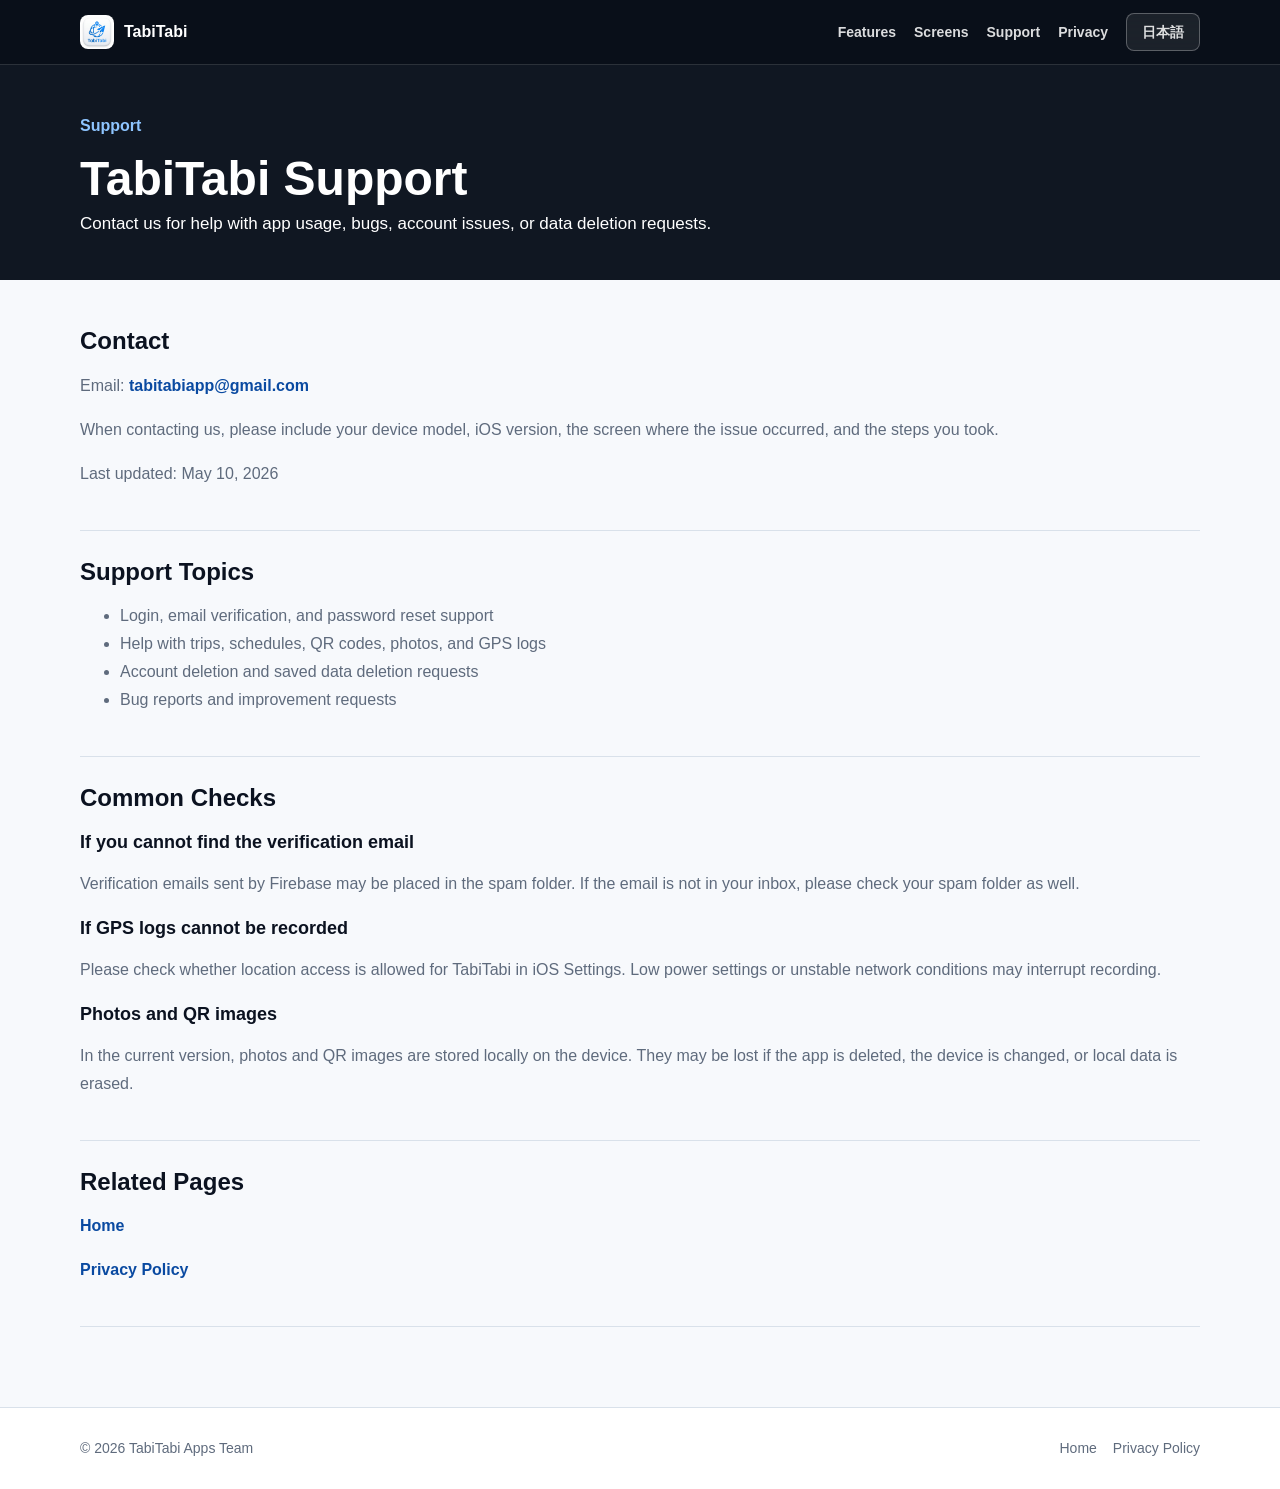
<file: support-en.html>
<!doctype html>
<html lang="en">
<head>
  <meta charset="utf-8">
  <meta name="viewport" content="width=device-width, initial-scale=1">
  <meta name="description" content="TabiTabi support page. Contact us for help, bug reports, and account or data deletion requests.">
  <meta name="robots" content="noindex, nofollow">
  <title>TabiTabi Support</title>
  <link rel="stylesheet" href="./styles.css">
</head>
<body>
  <header class="site-header">
    <nav class="nav" aria-label="Main navigation">
      <a class="brand" href="./index-en.html">
        <img src="./assets/aicon1.png" alt="TabiTabi">
        <span>TabiTabi</span>
      </a>
      <div class="nav-links">
        <a href="./index-en.html#features">Features</a>
        <a href="./index-en.html#screens">Screens</a>
        <a href="./support-en.html">Support</a>
        <a href="./privacy-policy-en.html">Privacy</a>
        <a class="language-switch" href="./support.html" lang="ja">日本語</a>
      </div>
    </nav>
  </header>

  <section class="page-hero">
    <div class="page-main">
      <p class="eyebrow">Support</p>
      <h1>TabiTabi Support</h1>
      <p class="page-lead">Contact us for help with app usage, bugs, account issues, or data deletion requests.</p>
    </div>
  </section>

  <main class="page-main">
    <section class="content-section">
      <h2>Contact</h2>
      <p>Email: <a class="inline-link" href="mailto:tabitabiapp@gmail.com">tabitabiapp@gmail.com</a></p>
      <p>When contacting us, please include your device model, iOS version, the screen where the issue occurred, and the steps you took.</p>
      <p>Last updated: May 10, 2026</p>
    </section>

    <section class="content-section">
      <h2>Support Topics</h2>
      <ul>
        <li>Login, email verification, and password reset support</li>
        <li>Help with trips, schedules, QR codes, photos, and GPS logs</li>
        <li>Account deletion and saved data deletion requests</li>
        <li>Bug reports and improvement requests</li>
      </ul>
    </section>

    <section class="content-section">
      <h2>Common Checks</h2>
      <h3>If you cannot find the verification email</h3>
      <p>Verification emails sent by Firebase may be placed in the spam folder. If the email is not in your inbox, please check your spam folder as well.</p>

      <h3>If GPS logs cannot be recorded</h3>
      <p>Please check whether location access is allowed for TabiTabi in iOS Settings. Low power settings or unstable network conditions may interrupt recording.</p>

      <h3>Photos and QR images</h3>
      <p>In the current version, photos and QR images are stored locally on the device. They may be lost if the app is deleted, the device is changed, or local data is erased.</p>
    </section>

    <section class="content-section">
      <h2>Related Pages</h2>
      <p><a class="inline-link" href="./index-en.html">Home</a></p>
      <p><a class="inline-link" href="./privacy-policy-en.html">Privacy Policy</a></p>
    </section>
  </main>

  <footer class="footer">
    <div class="footer-inner">
      <span>© 2026 TabiTabi Apps Team</span>
      <div class="footer-links">
        <a href="./index-en.html">Home</a>
        <a href="./privacy-policy-en.html">Privacy Policy</a>
      </div>
    </div>
  </footer>
</body>
</html>
</file>
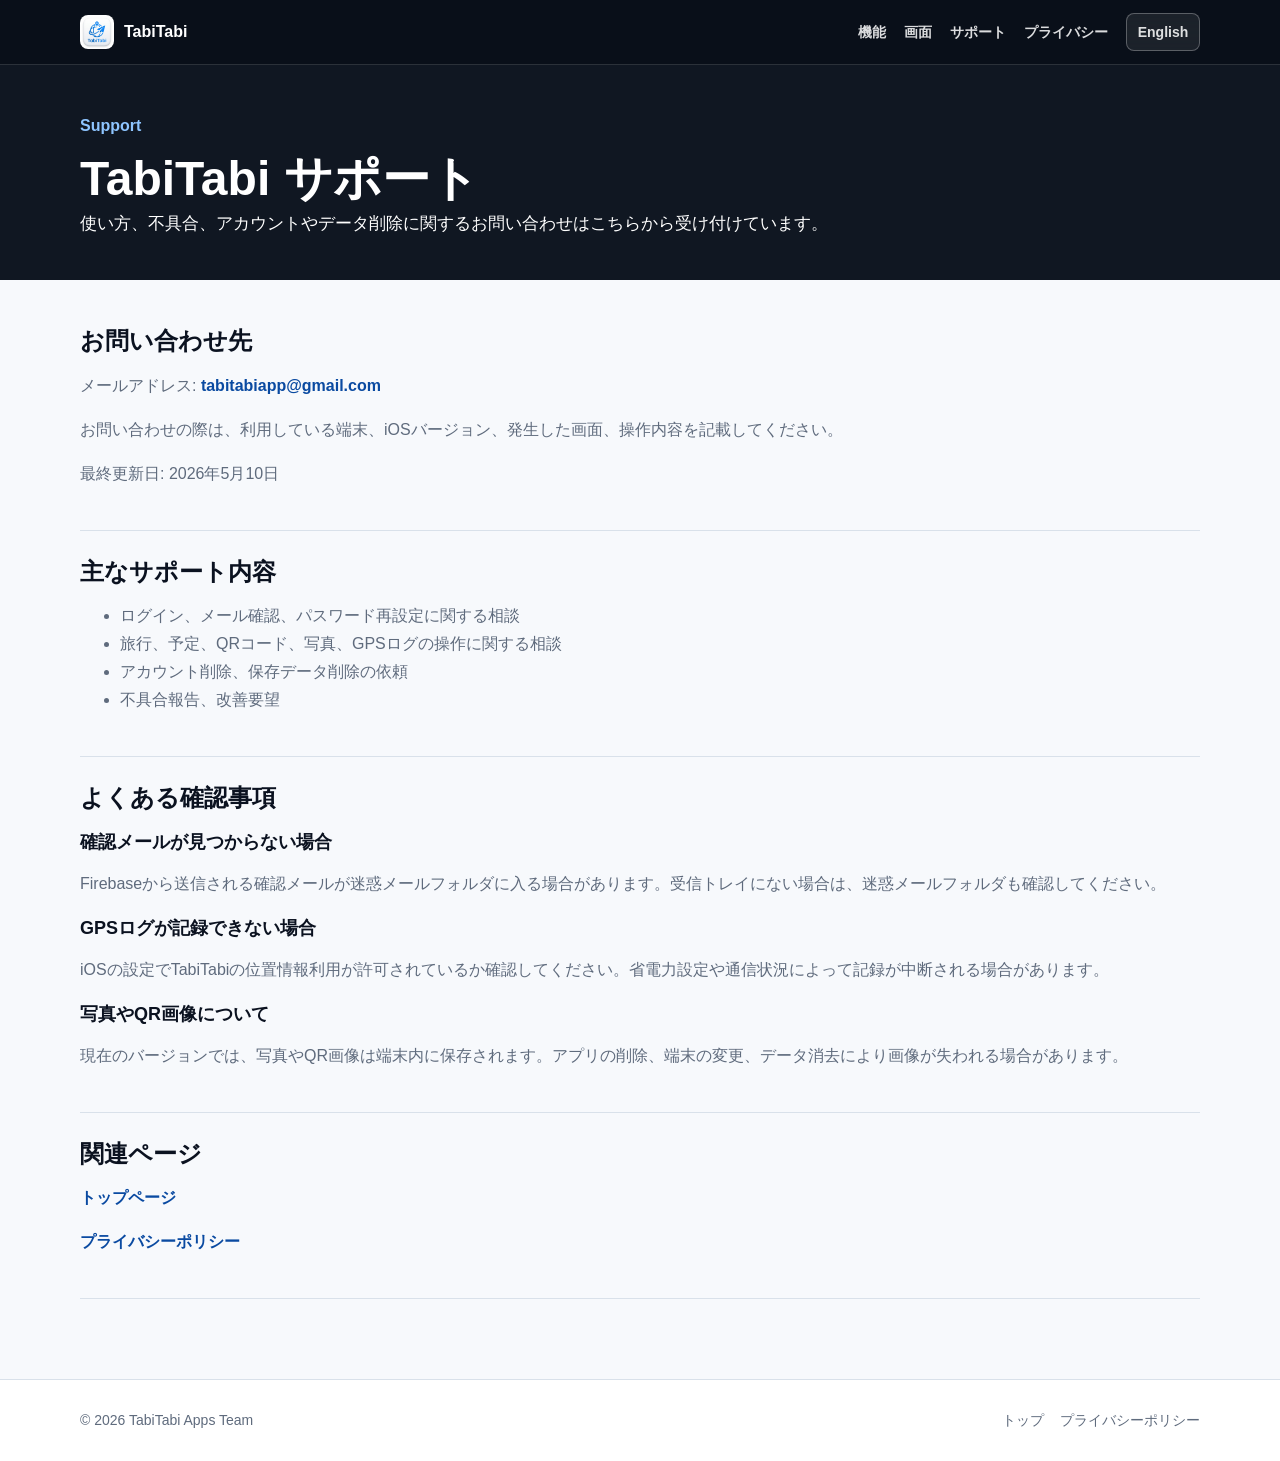
<file: support.html>
<!doctype html>
<html lang="ja">
<head>
  <meta charset="utf-8">
  <meta name="viewport" content="width=device-width, initial-scale=1">
  <meta name="description" content="TabiTabiのサポートページです。お問い合わせ、不具合報告、データ削除依頼を受け付けています。">
  <meta name="robots" content="noindex, nofollow">
  <title>TabiTabi サポート</title>
  <link rel="stylesheet" href="./styles.css">
</head>
<body>
  <header class="site-header">
    <nav class="nav" aria-label="メインナビゲーション">
      <a class="brand" href="./index.html">
        <img src="./assets/aicon1.png" alt="TabiTabi">
        <span>TabiTabi</span>
      </a>
      <div class="nav-links">
        <a href="./index.html#features">機能</a>
        <a href="./index.html#screens">画面</a>
        <a href="./support.html">サポート</a>
        <a href="./privacy-policy.html">プライバシー</a>
        <a class="language-switch" href="./support-en.html" lang="en">English</a>
      </div>
    </nav>
  </header>

  <section class="page-hero">
    <div class="page-main">
      <p class="eyebrow">Support</p>
      <h1>TabiTabi サポート</h1>
      <p class="page-lead">使い方、不具合、アカウントやデータ削除に関するお問い合わせはこちらから受け付けています。</p>
    </div>
  </section>

  <main class="page-main">
    <section class="content-section">
      <h2>お問い合わせ先</h2>
      <p>メールアドレス: <a class="inline-link" href="mailto:tabitabiapp@gmail.com">tabitabiapp@gmail.com</a></p>
      <p>お問い合わせの際は、利用している端末、iOSバージョン、発生した画面、操作内容を記載してください。</p>
      <p>最終更新日: 2026年5月10日</p>
    </section>

    <section class="content-section">
      <h2>主なサポート内容</h2>
      <ul>
        <li>ログイン、メール確認、パスワード再設定に関する相談</li>
        <li>旅行、予定、QRコード、写真、GPSログの操作に関する相談</li>
        <li>アカウント削除、保存データ削除の依頼</li>
        <li>不具合報告、改善要望</li>
      </ul>
    </section>

    <section class="content-section">
      <h2>よくある確認事項</h2>
      <h3>確認メールが見つからない場合</h3>
      <p>Firebaseから送信される確認メールが迷惑メールフォルダに入る場合があります。受信トレイにない場合は、迷惑メールフォルダも確認してください。</p>

      <h3>GPSログが記録できない場合</h3>
      <p>iOSの設定でTabiTabiの位置情報利用が許可されているか確認してください。省電力設定や通信状況によって記録が中断される場合があります。</p>

      <h3>写真やQR画像について</h3>
      <p>現在のバージョンでは、写真やQR画像は端末内に保存されます。アプリの削除、端末の変更、データ消去により画像が失われる場合があります。</p>
    </section>

    <section class="content-section">
      <h2>関連ページ</h2>
      <p><a class="inline-link" href="./index.html">トップページ</a></p>
      <p><a class="inline-link" href="./privacy-policy.html">プライバシーポリシー</a></p>
    </section>
  </main>

  <footer class="footer">
    <div class="footer-inner">
      <span>© 2026 TabiTabi Apps Team</span>
      <div class="footer-links">
        <a href="./index.html">トップ</a>
        <a href="./privacy-policy.html">プライバシーポリシー</a>
      </div>
    </div>
  </footer>
</body>
</html>
</file>
<file: styles.css>
:root {
  color-scheme: light;
  --ink: #0b1220;
  --text: #172033;
  --muted: #5f6b7d;
  --line: #d9e1ea;
  --surface: #ffffff;
  --soft: #eef5fb;
  --blue: #1677ff;
  --blue-dark: #0a4aa1;
  --green: #16a064;
  --coral: #ef6b5f;
}

* {
  box-sizing: border-box;
}

html {
  scroll-behavior: smooth;
}

body {
  margin: 0;
  color: var(--text);
  background: #f7f9fc;
  font-family: -apple-system, BlinkMacSystemFont, "Hiragino Sans", "Yu Gothic", "Yu Gothic UI", sans-serif;
  line-height: 1.75;
}

img {
  display: block;
  max-width: 100%;
}

figure {
  margin: 0;
}

a {
  color: inherit;
  text-decoration: none;
}

.site-header {
  position: fixed;
  z-index: 10;
  top: 0;
  left: 0;
  right: 0;
  border-bottom: 1px solid rgba(255, 255, 255, 0.14);
  background: rgba(8, 13, 23, 0.72);
  backdrop-filter: blur(18px);
}

.nav {
  width: min(1120px, calc(100% - 32px));
  height: 64px;
  margin: 0 auto;
  display: flex;
  align-items: center;
  justify-content: space-between;
  gap: 16px;
}

.brand {
  display: inline-flex;
  align-items: center;
  gap: 10px;
  color: #ffffff;
  font-weight: 800;
}

.brand img {
  width: 34px;
  height: 34px;
  border-radius: 8px;
}

.nav-links {
  display: flex;
  align-items: center;
  gap: 18px;
  color: rgba(255, 255, 255, 0.86);
  font-size: 14px;
  font-weight: 700;
}

.nav-links a {
  padding: 6px 0;
}

.language-switch {
  min-width: 74px;
  padding: 7px 10px;
  border: 1px solid rgba(255, 255, 255, 0.28);
  border-radius: 8px;
  text-align: center;
  background: rgba(255, 255, 255, 0.08);
}

.hero {
  min-height: 78vh;
  padding: 112px 0 72px;
  color: #ffffff;
  background-image:
    linear-gradient(90deg, rgba(5, 9, 16, 0.95) 0%, rgba(5, 9, 16, 0.78) 36%, rgba(5, 9, 16, 0.22) 100%),
    url("./assets/preview_cover.png");
  background-size: cover;
  background-position: center;
  display: flex;
  align-items: center;
}

.hero-inner,
.section-inner,
.page-main {
  width: min(1120px, calc(100% - 32px));
  margin: 0 auto;
}

.hero-copy {
  max-width: 560px;
}

.app-icon {
  width: 82px;
  height: 82px;
  border-radius: 18px;
  margin-bottom: 22px;
  box-shadow: 0 18px 40px rgba(0, 0, 0, 0.32);
}

.eyebrow {
  margin: 0 0 10px;
  color: #8ec5ff;
  font-weight: 800;
}

h1,
h2,
h3 {
  margin: 0;
  color: inherit;
  line-height: 1.22;
  letter-spacing: 0;
}

h1 {
  font-size: clamp(48px, 8vw, 86px);
  font-weight: 900;
}

.hero-lead {
  margin: 22px 0 0;
  color: rgba(255, 255, 255, 0.84);
  font-size: clamp(18px, 2.2vw, 23px);
  font-weight: 700;
}

.hero-actions {
  display: flex;
  flex-wrap: wrap;
  gap: 12px;
  margin-top: 30px;
}

.button {
  display: inline-flex;
  align-items: center;
  justify-content: center;
  min-height: 46px;
  padding: 0 18px;
  border-radius: 8px;
  border: 1px solid transparent;
  font-weight: 800;
}

.button.primary {
  color: #ffffff;
  background: var(--blue);
}

.button.secondary {
  color: #ffffff;
  border-color: rgba(255, 255, 255, 0.32);
  background: rgba(255, 255, 255, 0.08);
}

.hero-note {
  margin-top: 16px;
  color: rgba(255, 255, 255, 0.62);
  font-size: 13px;
}

.section {
  padding: 72px 0;
}

.section.white {
  background: #ffffff;
}

.section.soft {
  background: var(--soft);
}

.section-title {
  display: grid;
  gap: 12px;
  max-width: 760px;
  margin-bottom: 32px;
}

.section-title h2,
.page-main h1 {
  color: var(--ink);
  font-size: clamp(30px, 5vw, 48px);
  font-weight: 900;
}

.section-title p,
.page-lead {
  margin: 0;
  color: var(--muted);
  font-size: 17px;
}

.feature-grid {
  display: grid;
  grid-template-columns: repeat(3, minmax(0, 1fr));
  gap: 16px;
}

.feature {
  min-height: 188px;
  padding: 22px;
  border: 1px solid var(--line);
  border-radius: 8px;
  background: var(--surface);
}

.feature-icon {
  width: 42px;
  height: 42px;
  display: inline-flex;
  align-items: center;
  justify-content: center;
  border-radius: 8px;
  color: #ffffff;
  background: var(--blue);
  font-weight: 900;
  margin-bottom: 16px;
}

.feature:nth-child(2n) .feature-icon {
  background: var(--green);
}

.feature:nth-child(3n) .feature-icon {
  background: var(--coral);
}

.feature h3 {
  color: var(--ink);
  font-size: 20px;
  font-weight: 900;
}

.feature p {
  margin: 10px 0 0;
  color: var(--muted);
  font-size: 15px;
}

.screens {
  display: grid;
  grid-template-columns: repeat(5, minmax(0, 1fr));
  gap: 14px;
  align-items: start;
}

.screen {
  overflow: hidden;
  border-radius: 8px;
  border: 1px solid rgba(11, 18, 32, 0.12);
  background: #05070a;
  box-shadow: 0 20px 48px rgba(11, 18, 32, 0.16);
}

.screen img {
  width: 100%;
  aspect-ratio: 1290 / 2796;
  object-fit: cover;
}

.flow {
  display: grid;
  grid-template-columns: repeat(4, minmax(0, 1fr));
  gap: 14px;
  counter-reset: step;
}

.step {
  padding: 20px;
  border: 1px solid var(--line);
  border-radius: 8px;
  background: #ffffff;
  counter-increment: step;
}

.step::before {
  content: counter(step, decimal-leading-zero);
  display: block;
  color: var(--blue);
  font-weight: 900;
  margin-bottom: 10px;
}

.step h3 {
  color: var(--ink);
  font-size: 18px;
}

.step p {
  margin: 8px 0 0;
  color: var(--muted);
  font-size: 14px;
}

.support-band {
  display: grid;
  grid-template-columns: 1.2fr 0.8fr;
  gap: 24px;
  align-items: center;
  padding: 28px;
  border-radius: 8px;
  color: #ffffff;
  background: #101722;
}

.support-band p {
  color: rgba(255, 255, 255, 0.72);
}

.support-links {
  display: flex;
  flex-wrap: wrap;
  gap: 10px;
  justify-content: flex-end;
}

.page-hero {
  padding: 112px 0 42px;
  color: #ffffff;
  background: #101722;
}

.page-hero .page-main h1,
.page-hero .page-lead {
  color: #ffffff;
}

.page-main {
  padding: 46px 0 80px;
}

.page-hero .page-main {
  padding: 0;
}

.content-section {
  padding: 26px 0;
  border-bottom: 1px solid var(--line);
}

.content-section:first-child {
  padding-top: 0;
}

.content-section h2 {
  color: var(--ink);
  font-size: 24px;
}

.content-section h3 {
  margin-top: 20px;
  color: var(--ink);
  font-size: 18px;
}

.content-section p,
.content-section li {
  color: var(--muted);
}

.content-section a,
.inline-link {
  color: var(--blue-dark);
  font-weight: 800;
}

.footer {
  padding: 28px 0;
  border-top: 1px solid var(--line);
  color: var(--muted);
  background: #ffffff;
  font-size: 14px;
}

.footer-inner {
  width: min(1120px, calc(100% - 32px));
  margin: 0 auto;
  display: flex;
  justify-content: space-between;
  gap: 16px;
}

.footer-links {
  display: flex;
  gap: 16px;
}

@media (max-width: 860px) {
  .nav-links {
    gap: 12px;
    font-size: 13px;
  }

  .hero {
    min-height: 82vh;
    background-position: 62% center;
  }

  .feature-grid,
  .flow,
  .support-band {
    grid-template-columns: 1fr;
  }

  .screens {
    grid-template-columns: repeat(2, minmax(0, 1fr));
  }

  .support-links {
    justify-content: flex-start;
  }
}

@media (max-width: 560px) {
  .nav {
    width: min(100% - 24px, 1120px);
  }

  .brand span {
    display: none;
  }

  .hero-inner,
  .section-inner,
  .page-main,
  .footer-inner {
    width: min(100% - 24px, 1120px);
  }

  .hero {
    padding-top: 92px;
    background-image:
      linear-gradient(180deg, rgba(5, 9, 16, 0.9) 0%, rgba(5, 9, 16, 0.72) 52%, rgba(5, 9, 16, 0.92) 100%),
      url("./assets/preview_cover.png");
  }

  .hero-actions,
  .footer-inner,
  .footer-links {
    flex-direction: column;
    align-items: stretch;
  }

  .button {
    width: 100%;
  }
}
</file>
